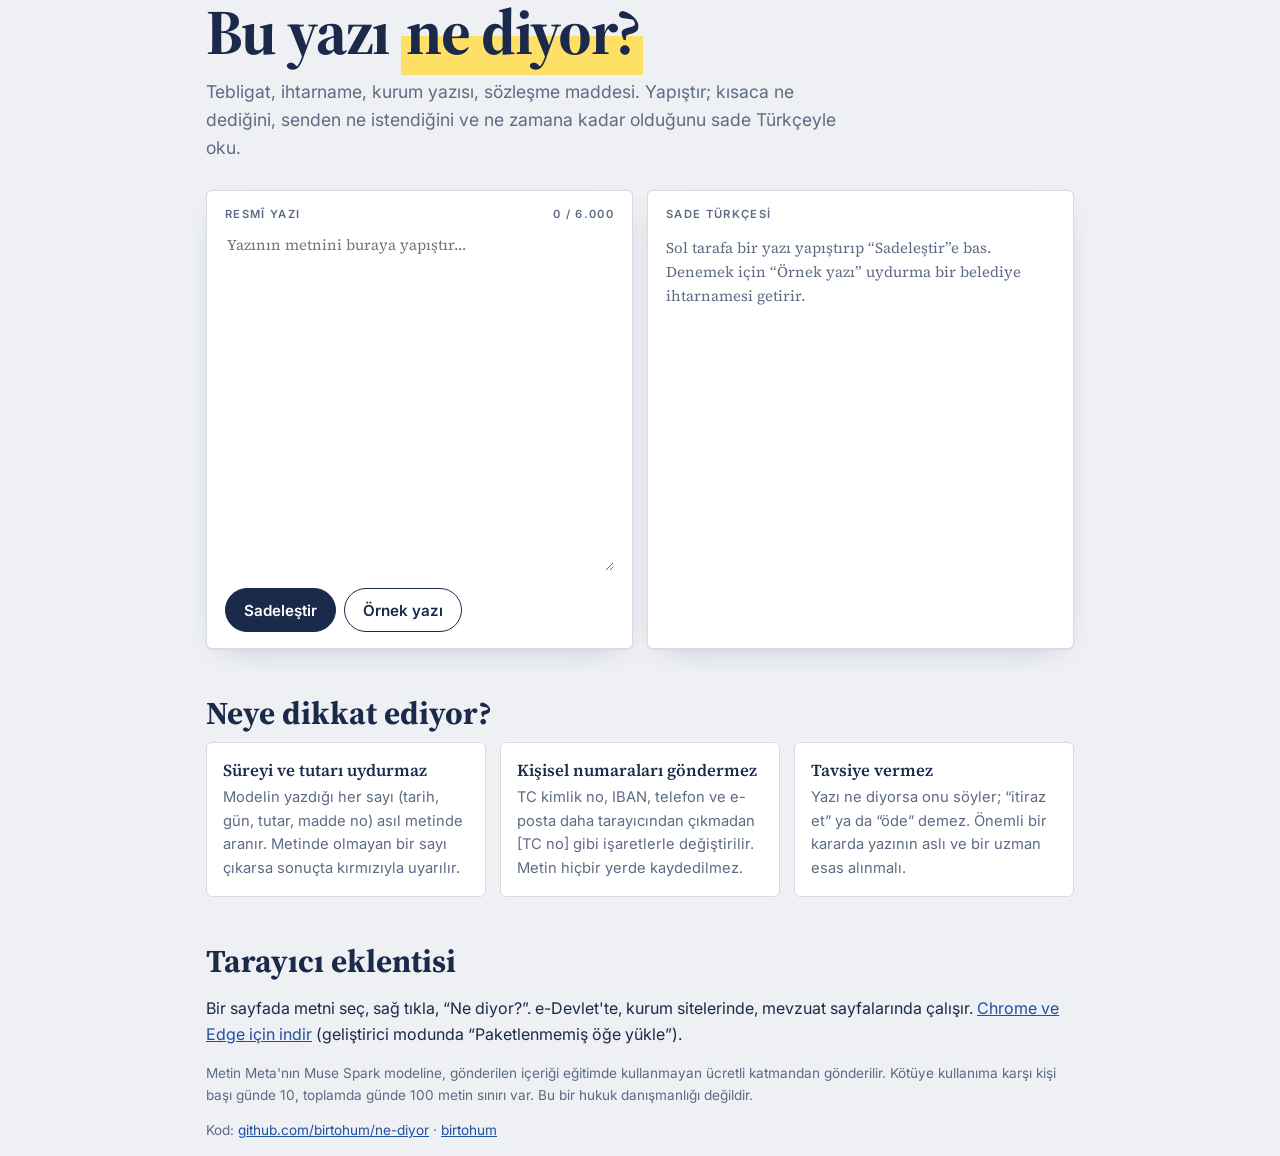
<file: site/index.html>
<!doctype html>
<html lang="tr">
<head>
<meta charset="utf-8">
<meta name="viewport" content="width=device-width, initial-scale=1">
<title>Ne Diyor?</title>
<meta name="description" content="Resmî yazıyı yapıştır, sade Türkçesini oku: kısaca ne diyor, ne yapman gerekiyor, hangi süre içinde. Tarih ve tutarlar asıl metne karşı denetlenir.">
<meta property="og:title" content="Ne Diyor? Resmî yazıyı sade Türkçeye çevir">
<meta property="og:description" content="Tebligat, ihtarname, sözleşme maddesi: kısaca ne diyor, ne yapman gerekiyor, ne zamana kadar.">
<link rel="icon" href="data:image/svg+xml,%3Csvg xmlns=%22http://www.w3.org/2000/svg%22 viewBox=%220 0 32 32%22%3E%3Crect x=%224%22 y=%223%22 width=%2224%22 height=%2226%22 rx=%223%22 fill=%22%23fff%22 stroke=%22%231b2a4a%22 stroke-width=%222.5%22/%3E%3Crect x=%228%22 y=%2213%22 width=%2216%22 height=%225%22 fill=%22%23ffe066%22/%3E%3C/svg%3E">
<link rel="preconnect" href="https://fonts.googleapis.com">
<link rel="preconnect" href="https://fonts.gstatic.com" crossorigin>
<link href="https://fonts.googleapis.com/css2?family=Source+Serif+4:opsz,wght@8..60,400;8..60,600;8..60,700&family=Inter:wght@400;500;600&display=swap" rel="stylesheet">
<style>
:root{--zemin:#eef0f3;--kagit:#fff;--yazi:#1b2a4a;--soluk:#5d6b85;--cizgi:#d6dbe4;--mavi:#1f4fa3;--fosfor:#ffe066;--kirmizi:#b3261e;--yesil:#1d6b46}
@media (prefers-color-scheme:dark){:root:not([data-theme="light"]){--zemin:#12161f;--kagit:#1a2030;--yazi:#e6eaf2;--soluk:#9aa6bd;--cizgi:#2c3448;--mavi:#8fb3ff;--fosfor:#6b5a10;--kirmizi:#ff8a80;--yesil:#7fd6a6}}
:root[data-theme="dark"]{--zemin:#12161f;--kagit:#1a2030;--yazi:#e6eaf2;--soluk:#9aa6bd;--cizgi:#2c3448;--mavi:#8fb3ff;--fosfor:#6b5a10;--kirmizi:#ff8a80;--yesil:#7fd6a6}
*{box-sizing:border-box}
body{margin:0;background:var(--zemin);color:var(--yazi);font:16px/1.6 Inter,system-ui,sans-serif}
.wrap{max-width:900px;margin:0 auto;padding:0 16px}
header{padding:44px 0 6px}
h1{font:700 clamp(2.4rem,7vw,4rem)/1 "Source Serif 4",Georgia,serif;letter-spacing:-.02em;margin:0}
h1 mark{background:linear-gradient(transparent 55%,var(--fosfor) 55%);color:inherit;padding:0 .08em}
.lede{font-size:1.1rem;color:var(--soluk);max-width:58ch;margin:14px 0 0}
.sahne{display:grid;grid-template-columns:1fr 1fr;gap:14px;margin:28px 0 0}
.kagit{background:var(--kagit);border:1px solid var(--cizgi);border-radius:6px;box-shadow:0 1px 0 var(--cizgi),0 10px 30px -18px rgba(27,42,74,.35);padding:18px 18px 16px}
.et{font:600 .7rem/1 Inter;letter-spacing:.12em;text-transform:uppercase;color:var(--soluk);margin:0 0 10px;display:flex;justify-content:space-between;gap:8px}
textarea{width:100%;min-height:340px;resize:vertical;border:0;background:none;color:var(--yazi);font:15px/1.55 "Source Serif 4",Georgia,serif;outline:none}
.dugmeler{display:flex;flex-wrap:wrap;gap:8px;align-items:center;margin-top:10px}
button{font:600 .95rem Inter;border-radius:99px;padding:11px 18px;cursor:pointer;border:1.5px solid var(--yazi);background:var(--kagit);color:var(--yazi);min-height:44px}
button.ana{background:var(--yazi);color:var(--kagit)}
button:disabled{opacity:.5;cursor:default}
button:focus-visible,textarea:focus-visible{outline:3px solid var(--fosfor);outline-offset:2px}
.kucuk{font-size:.8rem;color:var(--soluk)}
#sonuc{min-height:340px}
#sonuc .bos{color:var(--soluk);font:15px/1.6 "Source Serif 4",serif}
.ozet{font:600 1.35rem/1.35 "Source Serif 4",Georgia,serif;margin:0 0 16px}
.ozet mark{background:linear-gradient(transparent 50%,var(--fosfor) 50%);color:inherit}
h3{font:600 .72rem/1 Inter;letter-spacing:.12em;text-transform:uppercase;color:var(--soluk);margin:18px 0 8px}
.yap{list-style:none;padding:0;margin:0}
.yap li{display:flex;gap:10px;padding:10px 0;border-top:1px solid var(--cizgi)}
.yap li::before{content:"";flex:0 0 18px;height:18px;border:2px solid var(--yazi);border-radius:4px;margin-top:3px}
.yap .zaman{display:inline-block;margin-top:4px;font-size:.85rem;font-weight:600;background:var(--fosfor);padding:1px 6px;border-radius:3px}
.sade p{font:16px/1.65 "Source Serif 4",Georgia,serif;margin:0 0 10px}
.terim{display:grid;grid-template-columns:auto 1fr;gap:4px 12px;font-size:.92rem}
.terim dt{font-weight:600}
.terim dd{margin:0;color:var(--soluk)}
.uyari{border-left:4px solid var(--kirmizi);background:color-mix(in srgb,var(--kirmizi) 8%,transparent);padding:10px 12px;font-size:.9rem;margin:0 0 14px;border-radius:0 6px 6px 0}
.temiz{border-left:4px solid var(--yesil);background:color-mix(in srgb,var(--yesil) 8%,transparent);padding:8px 12px;font-size:.85rem;margin:14px 0 0;border-radius:0 6px 6px 0}
.bekle{display:flex;gap:10px;align-items:center;color:var(--soluk)}
.bekle i{width:14px;height:14px;border:2px solid var(--cizgi);border-top-color:var(--yazi);border-radius:50%;animation:don 0.9s linear infinite}
@keyframes don{to{transform:rotate(360deg)}}
section{padding:46px 0 0}
h2{font:700 clamp(1.5rem,3.6vw,2rem)/1.15 "Source Serif 4",Georgia,serif;margin:0 0 10px}
.uc{display:grid;grid-template-columns:repeat(3,1fr);gap:14px}
.uc div{background:var(--kagit);border:1px solid var(--cizgi);border-radius:6px;padding:16px}
.uc b{display:block;font:600 1.05rem "Source Serif 4",serif;margin-bottom:4px}
.uc p{margin:0;font-size:.92rem;color:var(--soluk)}
footer{padding:44px 0 40px;color:var(--soluk);font-size:.85rem}
footer a,section a{color:var(--mavi)}
@media (max-width:720px){.sahne,.uc{grid-template-columns:1fr}textarea,#sonuc{min-height:220px}}
</style>
</head>
<body>
<header class="wrap">
  <h1>Bu yazı <mark>ne diyor?</mark></h1>
  <p class="lede">Tebligat, ihtarname, kurum yazısı, sözleşme maddesi. Yapıştır; kısaca ne dediğini, senden ne istendiğini ve ne zamana kadar olduğunu sade Türkçeyle oku.</p>
  <div class="sahne">
    <div class="kagit">
      <p class="et"><span>Resmî yazı</span><span id="sayac">0 / 6000</span></p>
      <label for="metin" class="kucuk" style="position:absolute;left:-9999px">Resmî yazının metni</label>
      <textarea id="metin" maxlength="6000" placeholder="Yazının metnini buraya yapıştır…"></textarea>
      <div class="dugmeler">
        <button class="ana" id="cevir">Sadeleştir</button>
        <button id="ornek">Örnek yazı</button>
        <span class="kucuk" id="kalan"></span>
      </div>
    </div>
    <div class="kagit" aria-live="polite">
      <p class="et"><span>Sade Türkçesi</span><span id="sure"></span></p>
      <div id="sonuc"><p class="bos">Sol tarafa bir yazı yapıştırıp “Sadeleştir”e bas. Denemek için “Örnek yazı” uydurma bir belediye ihtarnamesi getirir.</p></div>
    </div>
  </div>
</header>

<main class="wrap">
  <section>
    <h2>Neye dikkat ediyor?</h2>
    <div class="uc">
      <div><b>Süreyi ve tutarı uydurmaz</b><p>Modelin yazdığı her sayı (tarih, gün, tutar, madde no) asıl metinde aranır. Metinde olmayan bir sayı çıkarsa sonuçta kırmızıyla uyarılır.</p></div>
      <div><b>Kişisel numaraları göndermez</b><p>TC kimlik no, IBAN, telefon ve e-posta daha tarayıcından çıkmadan [TC no] gibi işaretlerle değiştirilir. Metin hiçbir yerde kaydedilmez.</p></div>
      <div><b>Tavsiye vermez</b><p>Yazı ne diyorsa onu söyler; “itiraz et” ya da “öde” demez. Önemli bir kararda yazının aslı ve bir uzman esas alınmalı.</p></div>
    </div>
  </section>
  <section>
    <h2>Tarayıcı eklentisi</h2>
    <p>Bir sayfada metni seç, sağ tıkla, “Ne diyor?”. e-Devlet'te, kurum sitelerinde, mevzuat sayfalarında çalışır. <a href="https://github.com/birtohum/ne-diyor/releases/latest">Chrome ve Edge için indir</a> (geliştirici modunda “Paketlenmemiş öğe yükle”).</p>
  </section>
</main>

<footer class="wrap">
  <p>Metin Meta'nın Muse Spark modeline, gönderilen içeriği eğitimde kullanmayan ücretli katmandan gönderilir. Kötüye kullanıma karşı kişi başı günde 10, toplamda günde 100 metin sınırı var. Bu bir hukuk danışmanlığı değildir.</p>
  <p>Kod: <a href="https://github.com/birtohum/ne-diyor">github.com/birtohum/ne-diyor</a> · <a href="https://birtohum.github.io/">birtohum</a></p>
</footer>

<script>
"use strict";
const API = "https://51-20-66-93.sslip.io/ne-diyor";
const $ = (s) => document.querySelector(s);
const esc = (s) => String(s).replace(/[&<>"]/g, (c) => ({"&": "&amp;", "<": "&lt;", ">": "&gt;", '"': "&quot;"}[c]));

function maskele(m) {
  return m.replace(/\bTR\s?\d{2}(?:\s?\d{4}){5}\s?\d{2}\b/gi, "[IBAN]")
    .replace(/(?<!\d)[1-9]\d{10}(?!\d)/g, "[TC no]")
    .replace(/(?<!\d)(?:\+?90[\s-]?)?0?\(?5\d{2}\)?[\s-]?\d{3}[\s-]?\d{2}[\s-]?\d{2}(?!\d)/g, "[telefon]")
    .replace(/[\w.+-]+@[\w-]+\.[\w.-]+/g, "[e-posta]");
}
function sayac() { $("#sayac").textContent = `${$("#metin").value.length.toLocaleString("tr-TR")} / 6.000`; }
$("#metin").addEventListener("input", sayac);
$("#ornek").onclick = async () => { $("#metin").value = await (await fetch("ornek.txt")).text(); sayac(); $("#metin").focus(); };

function ciz(r) {
  let h = "";
  if (r.supheli_sayilar && r.supheli_sayilar.length)
    h += `<p class="uyari"><b>Dikkat:</b> Sade metinde asıl yazıda geçmeyen sayı(lar) var: ${r.supheli_sayilar.map(esc).join(", ")}. Bu tarih, süre ya da tutarı asıl yazıdan kontrol et.</p>`;
  h += `<p class="ozet"><mark>${esc(r.ozet)}</mark></p>`;
  if (r.yapilacaklar && r.yapilacaklar.length)
    h += `<h3>Senden istenen</h3><ul class="yap">${r.yapilacaklar.map((y) => `<li><div>${esc(y.ne || "")}${y.ne_zaman ? `<br><span class="zaman">${esc(y.ne_zaman)}</span>` : ""}</div></li>`).join("")}</ul>`;
  if (r.sade) h += `<h3>Sade hâli</h3><div class="sade">${r.sade.split(/\n{2,}/).map((p) => `<p>${esc(p)}</p>`).join("")}</div>`;
  if (r.terimler && r.terimler.length) h += `<h3>Zor kelimeler</h3><dl class="terim">${r.terimler.map((t) => `<dt>${esc(t.terim)}</dt><dd>${esc(t.anlam)}</dd>`).join("")}</dl>`;
  if (r.supheli_sayilar && !r.supheli_sayilar.length) h += `<p class="temiz">Sade metindeki bütün sayılar asıl yazıda da geçiyor.</p>`;
  if (r.maskelendi) h += `<p class="kucuk" style="margin-top:10px">Kişisel numaralar gönderilmeden önce gizlendi.</p>`;
  if (r.kirpildi) h += `<p class="kucuk">Yazı uzun olduğu için ilk 6.000 karakteri işlendi.</p>`;
  $("#sonuc").innerHTML = h;
}

$("#cevir").onclick = async () => {
  const ham = $("#metin").value.trim(), metin = maskele(ham);
  if (metin.length < 40) { $("#sonuc").innerHTML = `<p class="bos">Biraz daha uzun bir metin yapıştır (en az bir cümle).</p>`; return; }
  $("#cevir").disabled = true; $("#sure").textContent = "";
  $("#sonuc").innerHTML = `<div class="bekle"><i></i> Okunuyor… genellikle 15–25 saniye sürüyor.</div>`;
  const t = performance.now();
  try {
    const c = await fetch(API + "/api/sadelestir", {method: "POST", headers: {"Content-Type": "application/json"}, body: JSON.stringify({metin})});
    const r = await c.json();
    if (!c.ok) throw new Error(r.hata || "Bir sorun oldu.");
    r.maskelendi = r.maskelendi || metin !== ham; ciz(r); $("#sure").textContent = `${((performance.now() - t) / 1000).toFixed(0)} sn`;
  } catch (e) {
    $("#sonuc").innerHTML = `<p class="uyari">${esc(e.message === "Failed to fetch" ? "Sunucuya ulaşılamadı. Biraz sonra yeniden dene." : e.message)}</p>`;
  } finally { $("#cevir").disabled = false; durum(); }
};

async function durum() {
  try { const d = await (await fetch(API + "/durum")).json();
    $("#kalan").textContent = d.butce_dolu ? "Servisin bütçesi doldu." : `Bugün ${d.kalan} hakkın kaldı.`; } catch (e) { $("#kalan").textContent = ""; }
}
sayac(); durum();
</script>
<script data-goatcounter="https://birtohum.goatcounter.com/count" async src="//gc.zgo.at/count.js"></script>
</body>
</html>
</file>
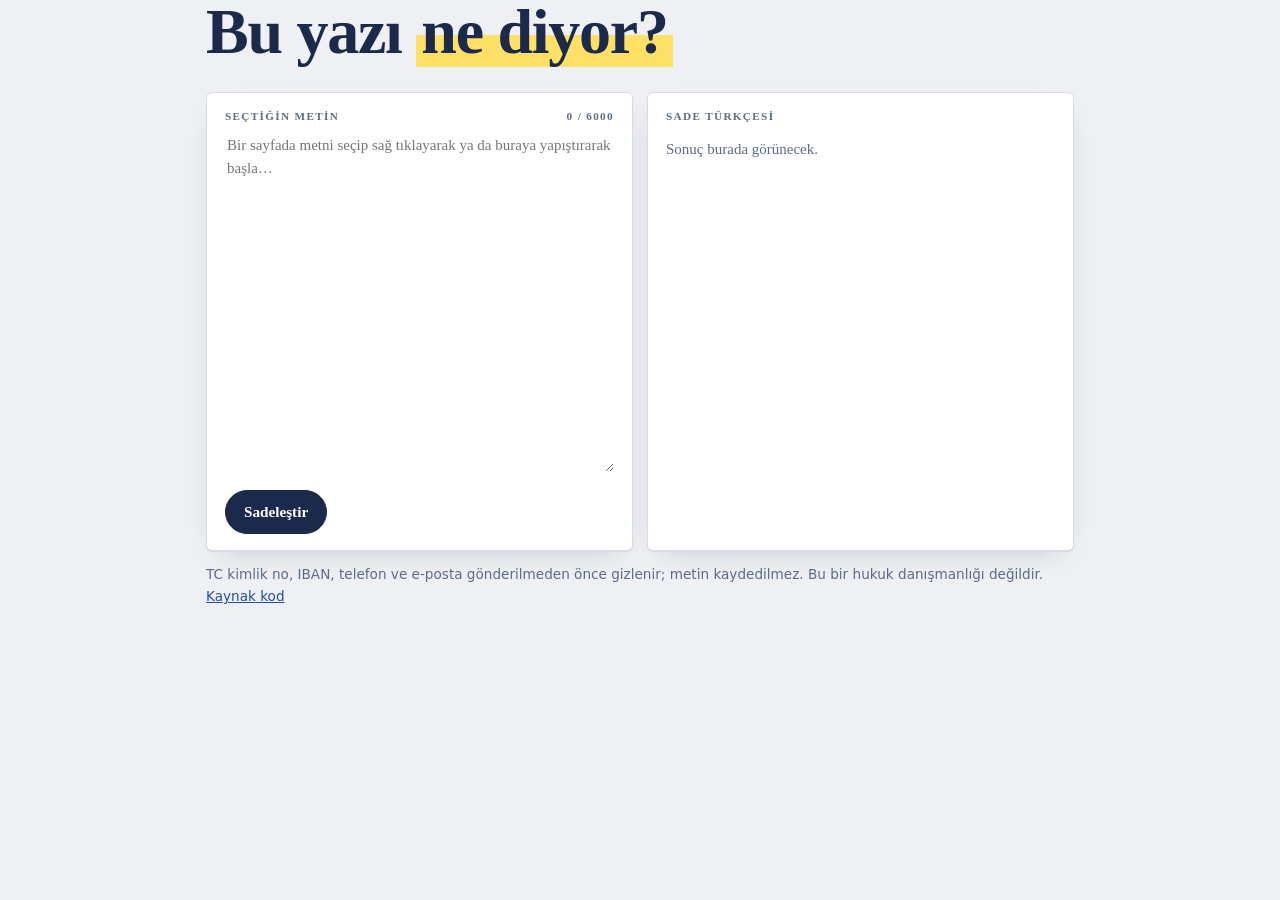
<file: eklenti/sonuc.html>
<!doctype html>
<html lang="tr">
<head>
<meta charset="utf-8">
<meta name="viewport" content="width=device-width, initial-scale=1">
<title>Ne Diyor?</title>
<link rel="stylesheet" href="stil.css">
</head>
<body>
<header class="wrap">
  <h1>Bu yazı <mark>ne diyor?</mark></h1>
  <div class="sahne">
    <div class="kagit">
      <p class="et"><span>Seçtiğin metin</span><span id="sayac">0 / 6000</span></p>
      <label for="metin" style="position:absolute;left:-9999px">Resmî yazının metni</label>
      <textarea id="metin" maxlength="6000" placeholder="Bir sayfada metni seçip sağ tıklayarak ya da buraya yapıştırarak başla…"></textarea>
      <div class="dugmeler"><button class="ana" id="cevir">Sadeleştir</button><span class="kucuk" id="kalan"></span></div>
    </div>
    <div class="kagit" aria-live="polite">
      <p class="et"><span>Sade Türkçesi</span><span id="sure"></span></p>
      <div id="sonuc"><p class="bos">Sonuç burada görünecek.</p></div>
    </div>
  </div>
</header>
<footer class="wrap"><p>TC kimlik no, IBAN, telefon ve e-posta gönderilmeden önce gizlenir; metin kaydedilmez. Bu bir hukuk danışmanlığı değildir. <a href="https://github.com/birtohum/ne-diyor">Kaynak kod</a></p></footer>
<script src="sonuc.js"></script>
</body>
</html>
</file>
<file: eklenti/stil.css>
:root{--zemin:#eef0f3;--kagit:#fff;--yazi:#1b2a4a;--soluk:#5d6b85;--cizgi:#d6dbe4;--mavi:#1f4fa3;--fosfor:#ffe066;--kirmizi:#b3261e;--yesil:#1d6b46}
@media (prefers-color-scheme:dark){:root:not([data-theme="light"]){--zemin:#12161f;--kagit:#1a2030;--yazi:#e6eaf2;--soluk:#9aa6bd;--cizgi:#2c3448;--mavi:#8fb3ff;--fosfor:#6b5a10;--kirmizi:#ff8a80;--yesil:#7fd6a6}}
:root[data-theme="dark"]{--zemin:#12161f;--kagit:#1a2030;--yazi:#e6eaf2;--soluk:#9aa6bd;--cizgi:#2c3448;--mavi:#8fb3ff;--fosfor:#6b5a10;--kirmizi:#ff8a80;--yesil:#7fd6a6}
*{box-sizing:border-box}
body{margin:0;background:var(--zemin);color:var(--yazi);font:16px/1.6 Inter,system-ui,sans-serif}
.wrap{max-width:900px;margin:0 auto;padding:0 16px}
header{padding:44px 0 6px}
h1{font:700 clamp(2.4rem,7vw,4rem)/1 Georgia,Georgia,serif;letter-spacing:-.02em;margin:0}
h1 mark{background:linear-gradient(transparent 55%,var(--fosfor) 55%);color:inherit;padding:0 .08em}
.lede{font-size:1.1rem;color:var(--soluk);max-width:58ch;margin:14px 0 0}
.sahne{display:grid;grid-template-columns:1fr 1fr;gap:14px;margin:28px 0 0}
.kagit{background:var(--kagit);border:1px solid var(--cizgi);border-radius:6px;box-shadow:0 1px 0 var(--cizgi),0 10px 30px -18px rgba(27,42,74,.35);padding:18px 18px 16px}
.et{font:600 .7rem/1 Inter;letter-spacing:.12em;text-transform:uppercase;color:var(--soluk);margin:0 0 10px;display:flex;justify-content:space-between;gap:8px}
textarea{width:100%;min-height:340px;resize:vertical;border:0;background:none;color:var(--yazi);font:15px/1.55 Georgia,Georgia,serif;outline:none}
.dugmeler{display:flex;flex-wrap:wrap;gap:8px;align-items:center;margin-top:10px}
button{font:600 .95rem Inter;border-radius:99px;padding:11px 18px;cursor:pointer;border:1.5px solid var(--yazi);background:var(--kagit);color:var(--yazi);min-height:44px}
button.ana{background:var(--yazi);color:var(--kagit)}
button:disabled{opacity:.5;cursor:default}
button:focus-visible,textarea:focus-visible{outline:3px solid var(--fosfor);outline-offset:2px}
.kucuk{font-size:.8rem;color:var(--soluk)}
#sonuc{min-height:340px}
#sonuc .bos{color:var(--soluk);font:15px/1.6 Georgia,serif}
.ozet{font:600 1.35rem/1.35 Georgia,Georgia,serif;margin:0 0 16px}
.ozet mark{background:linear-gradient(transparent 50%,var(--fosfor) 50%);color:inherit}
h3{font:600 .72rem/1 Inter;letter-spacing:.12em;text-transform:uppercase;color:var(--soluk);margin:18px 0 8px}
.yap{list-style:none;padding:0;margin:0}
.yap li{display:flex;gap:10px;padding:10px 0;border-top:1px solid var(--cizgi)}
.yap li::before{content:"";flex:0 0 18px;height:18px;border:2px solid var(--yazi);border-radius:4px;margin-top:3px}
.yap .zaman{display:inline-block;margin-top:4px;font-size:.85rem;font-weight:600;background:var(--fosfor);padding:1px 6px;border-radius:3px}
.sade p{font:16px/1.65 Georgia,Georgia,serif;margin:0 0 10px}
.terim{display:grid;grid-template-columns:auto 1fr;gap:4px 12px;font-size:.92rem}
.terim dt{font-weight:600}
.terim dd{margin:0;color:var(--soluk)}
.uyari{border-left:4px solid var(--kirmizi);background:color-mix(in srgb,var(--kirmizi) 8%,transparent);padding:10px 12px;font-size:.9rem;margin:0 0 14px;border-radius:0 6px 6px 0}
.temiz{border-left:4px solid var(--yesil);background:color-mix(in srgb,var(--yesil) 8%,transparent);padding:8px 12px;font-size:.85rem;margin:14px 0 0;border-radius:0 6px 6px 0}
.bekle{display:flex;gap:10px;align-items:center;color:var(--soluk)}
.bekle i{width:14px;height:14px;border:2px solid var(--cizgi);border-top-color:var(--yazi);border-radius:50%;animation:don 0.9s linear infinite}
@keyframes don{to{transform:rotate(360deg)}}
section{padding:46px 0 0}
h2{font:700 clamp(1.5rem,3.6vw,2rem)/1.15 Georgia,Georgia,serif;margin:0 0 10px}
.uc{display:grid;grid-template-columns:repeat(3,1fr);gap:14px}
.uc div{background:var(--kagit);border:1px solid var(--cizgi);border-radius:6px;padding:16px}
.uc b{display:block;font:600 1.05rem Georgia,serif;margin-bottom:4px}
.uc p{margin:0;font-size:.92rem;color:var(--soluk)}
footer{padding:44px 0 40px;color:var(--soluk);font-size:.85rem}
footer a,section a{color:var(--mavi)}
@media (max-width:720px){.sahne,.uc{grid-template-columns:1fr}textarea,#sonuc{min-height:220px}}
</file>
